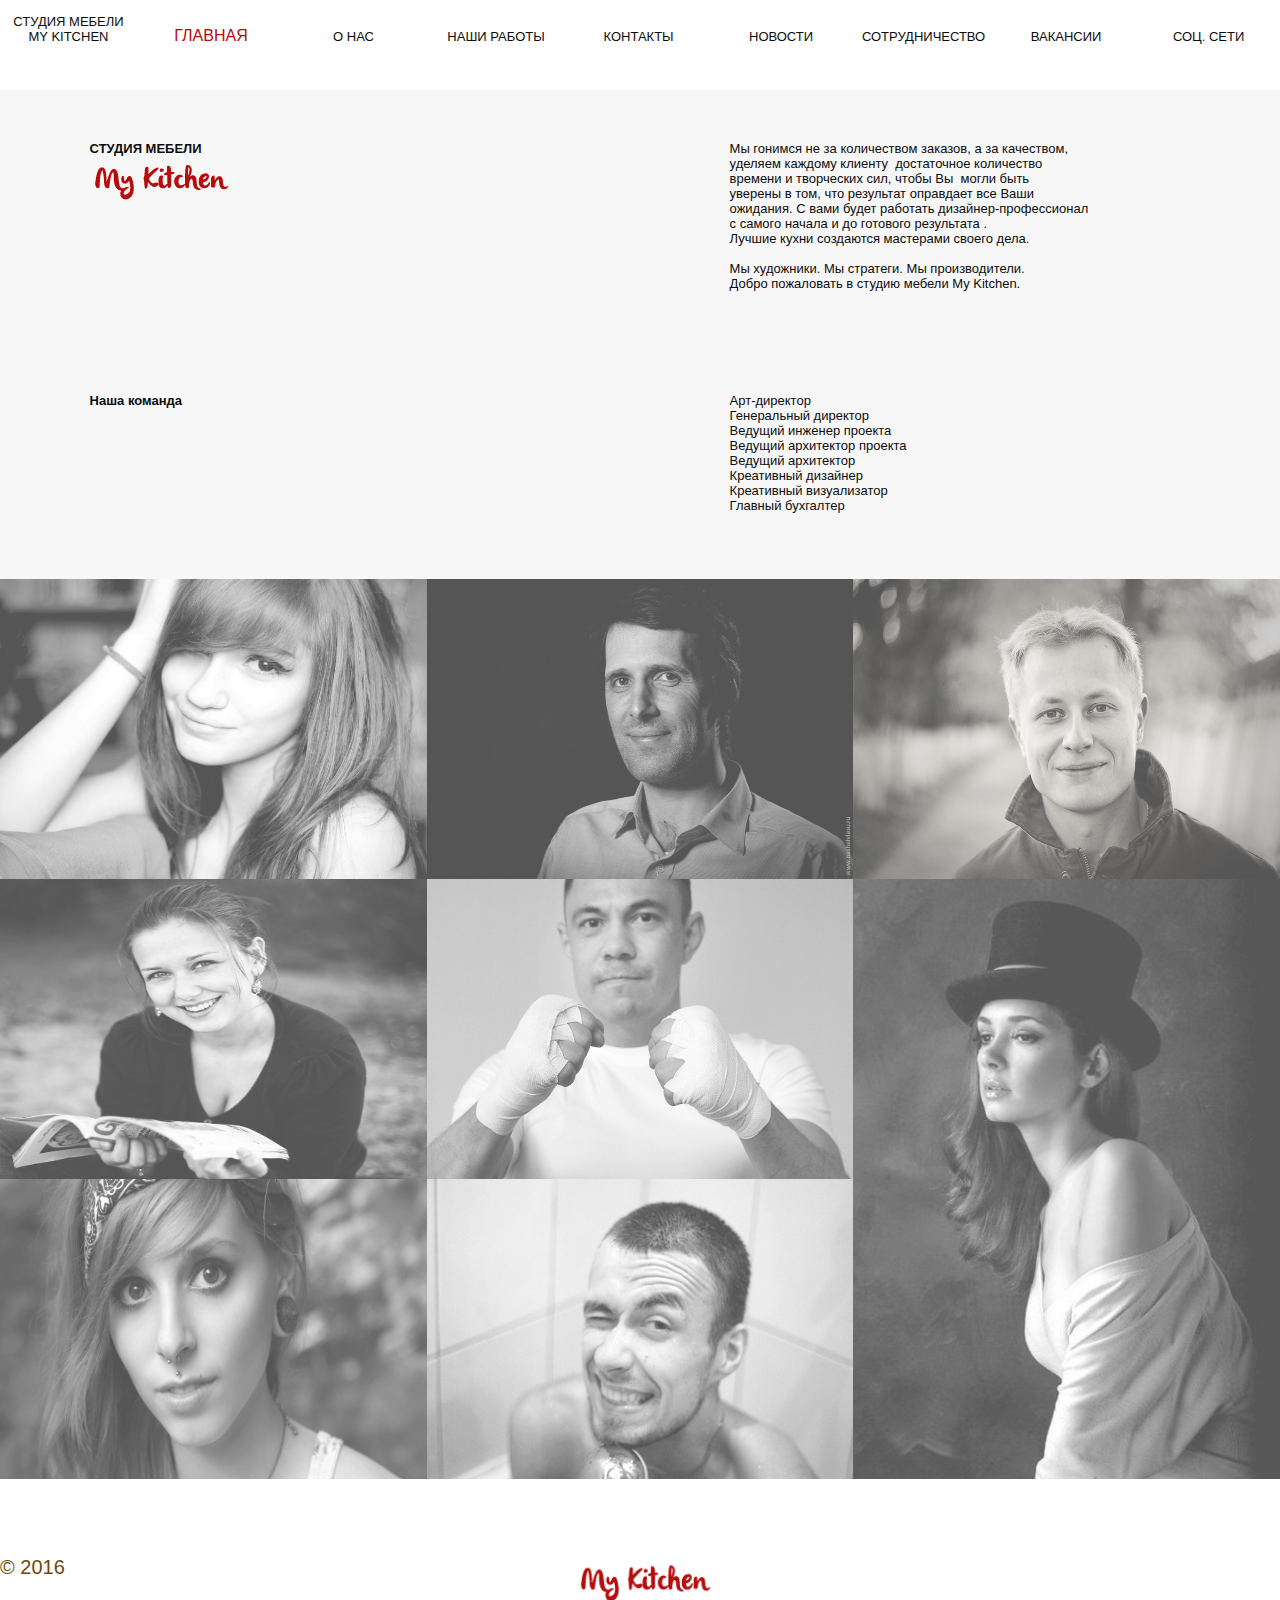
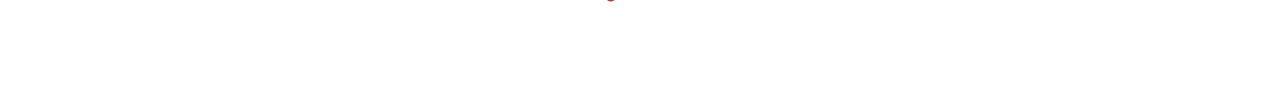
<file: about.html>
﻿<!DOCTYPE html>
<html lang="ru">
    <head>
        <title>О нас My Kitchen</title>
        <meta charset="utf-8">
		<meta name="viewport" content="width=device-width">
		<link rel="stylesheet" href="css/all.css" media="screen">
		<link rel="stylesheet" href="css/onas.css" media="screen">
        <link rel="stylesheet" href="css/all.css">
        <link rel="stylesheet" href="css/onas.css">
    </head>
    <body>
      <header>
           <ul>
                <li ><a href="index.html">СТУДИЯ МЕБЕЛИ <br>MY KITCHEN</a></li>
                <li><a href="index.html" class="act1">ГЛАВНАЯ</a></li>
                <li><a href="about.html" >О НАС</a></li>
                <li><a href="work.html">НАШИ РАБОТЫ</a></li>
                <li><a href="contacts.html">КОНТАКТЫ</a></li>
                <li><a href="news.html">НОВОСТИ</a></li>
                <li><a href="buisness.html">СОТРУДНИЧЕСТВО</a></li>
                <li><a href="vacancy.html">ВАКАНСИИ</a></li>
                <li><a href="">СОЦ. СЕТИ</a>
					<nav>
						<a href="http://www.facebook.com" class="fb"></a>
						<a href="http://www.instagram.com" class="in"></a>
						<a href="http://www.twitter.com" class="tw"></a>a>
					</nav>
				</li>
            </ul>   
        </header>
        <main>
			<div><b>СТУДИЯ МЕБЕЛИ</b>
<img src="images/logo.png" alt="logo">
			</div>
			<div>Мы гонимся не за количеством заказов, а за качеством,
уделяем каждому клиенту  достаточное количество
времени и творческих сил, чтобы Вы  могли быть
уверены в том, что результат оправдает все Ваши
ожидания. С вами будет работать дизайнер-профессионал
с самого начала и до готового результата .
Лучшие кухни создаются мастерами своего дела.

Мы художники. Мы стратеги. Мы производители. 
Добро пожаловать в студию мебели My Kitchen.</div>
			<div><b>Наша команда</b></div>
			<div><ul><li>Арт-директор</li>
<li>Генеральный директор</li>
<li>Ведущий инженер проекта</li>
<li>Ведущий архитектор проекта</li>
<li>Ведущий архитектор</li>
<li>Креативный дизайнер</li>
<li>Креативный визуализатор</li>
<li>Главный бухгалтер</li>
			</div>
		</main>
		<aside>
			<div>
				<a href="images/1.jpg"><img src="images/1.jpg" alt="Наши работы" title="Ведущий инженер" ></a>
			</div>
			<div>
				<a href="images/6.jpg"><img src="images/6.jpg" alt="Наши работы" title="Ведущий архитектор"></a>
			</div>
			<div>
				<a href="images/7.jpg"><img src="images/7.jpg" alt="Наши работы" title="Генеральный директор"></a>
			</div>
			<div>
				<a href="images/8.jpg"><img src="images/8.jpg" alt="Наши работы" title="Креативный дизайнер"></a>
			</div>
			<div>
				<a href="images/12.jpg"><img src="images/12.jpg" alt="Наши работы" title="Креативный визуализатор"></a>
			</div>
			<div>
				<a href="images/9.jpg"><img src="images/9.jpg" alt="Наши работы" class="dir" title="Арт-директор"></a>
			</div>
			
			<div>
				<a href="images/10.jpg"><img src="images/10.jpg" alt="Наши работы" title="Прекрасный дизайнер"></a>
			</div>
			<div>
				<a href="images/13.jpg"><img src="images/13.jpg" alt="Наши работы" title="Смекалистый главный бухгалтер"></a>
			</div>
		</aside>
		<footer>
			<div>&copy 2016</div>
			<div>
				<img src="images/logo.png" alt="logo" class="center">
			</div>
		</footer>
    </body>
</html>
</file>
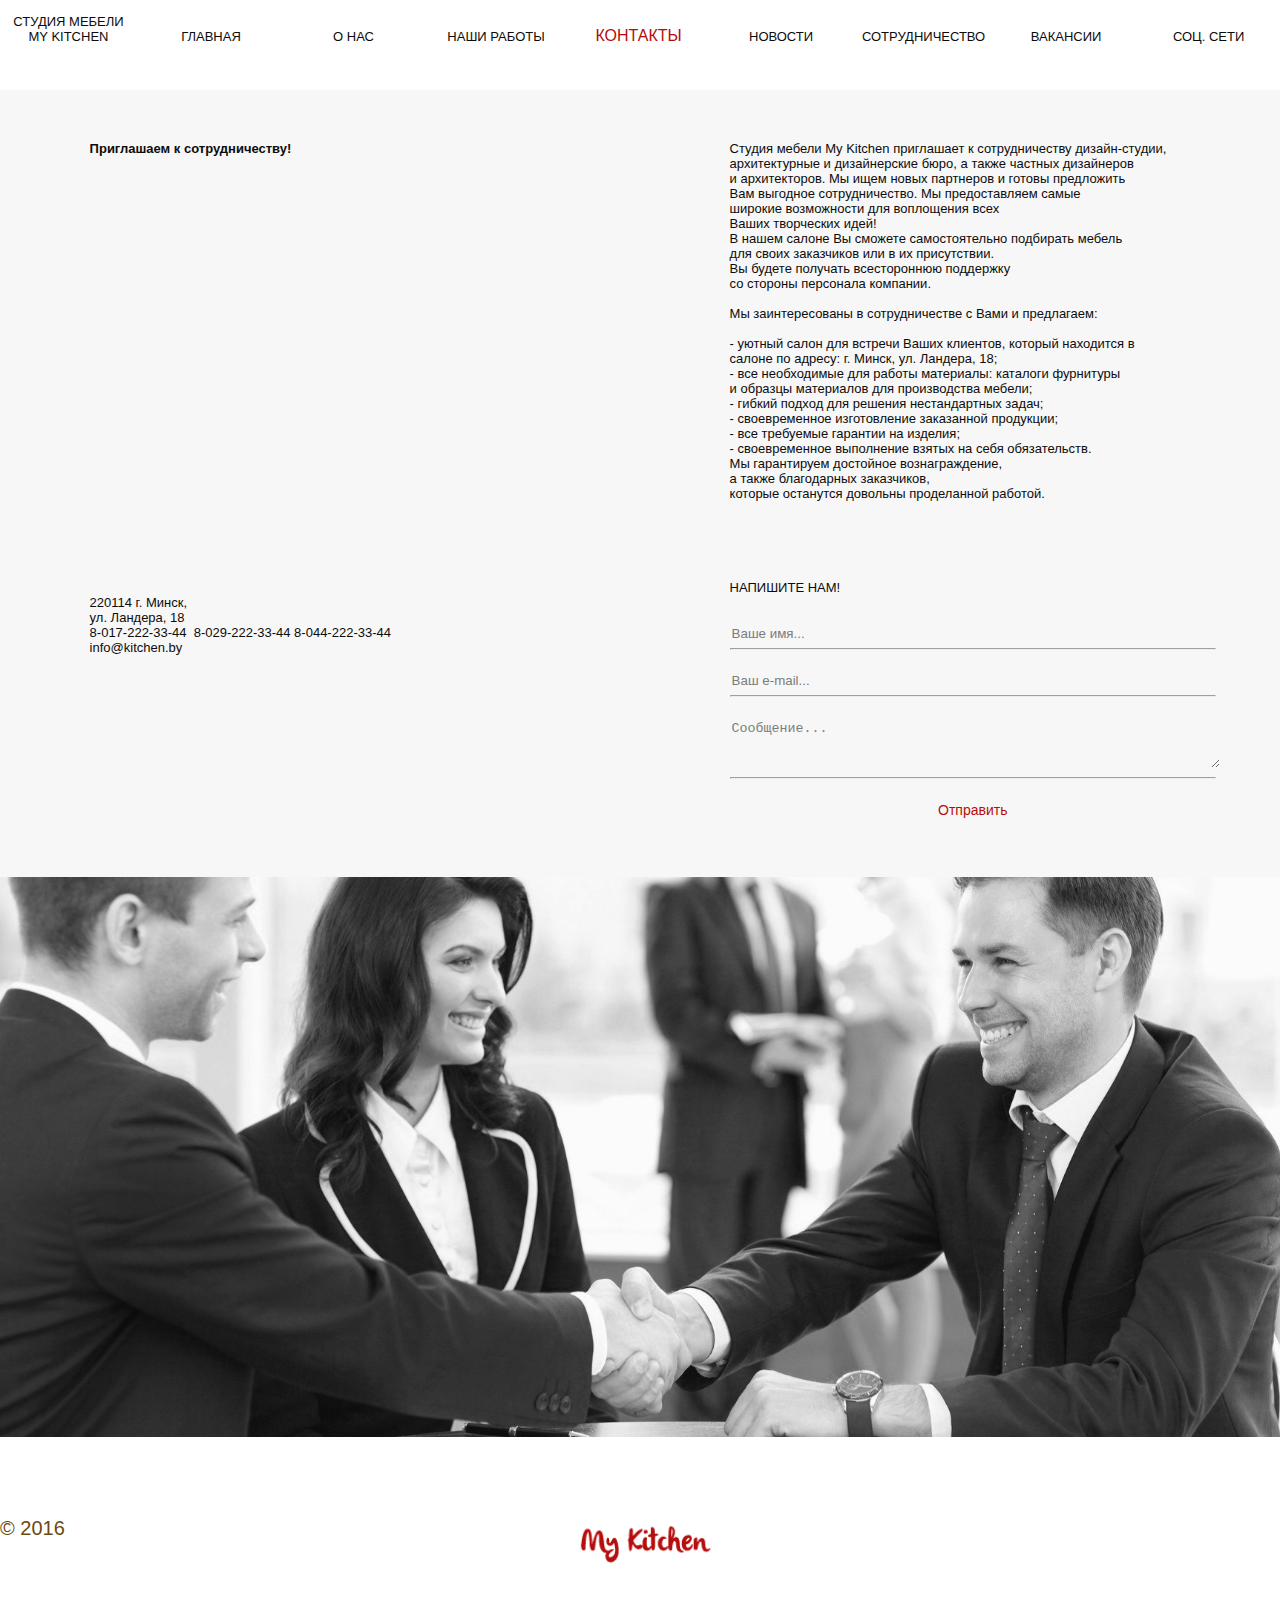
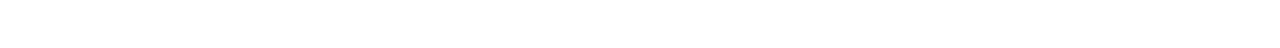
<file: buisness.html>
﻿<!DOCTYPE html>
<html lang="ru">
    <head>
        <title>Сотрудничество My Kitchen</title>
        <meta charset="utf-8">
		<meta name="viewport" content="width=device-width">
		<link rel="stylesheet" href="css/all.css" media="screen">
		<link rel="stylesheet" href="css/contact.css" media="screen">
        <link rel="stylesheet" href="css/all.css">
        <link rel="stylesheet" href="css/contact.css">
    </head>
    <body>
        <header>
           <ul>
                <li ><a href="index.html">СТУДИЯ МЕБЕЛИ <br>MY KITCHEN</a></li>
                <li><a href="index.html">ГЛАВНАЯ</a></li>
                <li><a href="about.html" >О НАС</a></li>
                <li><a href="work.html">НАШИ РАБОТЫ</a></li>
                <li><a  class="act1" href="contacts.html">КОНТАКТЫ</a></li>
                <li><a href="news.html">НОВОСТИ</a></li>
                <li><a href="buisness.html">СОТРУДНИЧЕСТВО</a></li>
                <li><a href="vacancy.html">ВАКАНСИИ</a></li>
                <li><a href="">СОЦ. СЕТИ</a>
					<nav>
						<a href="http://www.facebook.com" class="fb"></a>
						<a href="http://www.instagram.com" class="in"></a>
						<a href="http://www.twitter.com" class="tw"></a>a>
					</nav>
				</li>
            </ul>   
        </header>
		<main>
			<div><strong>Приглашаем к сотрудничеству!</strong>
			</div>
			<div>Студия мебели My Kitchen приглашает к сотрудничеству дизайн-студии, 
архитектурные и дизайнерские бюро, а также частных дизайнеров 
и архитекторов. Мы ищем новых партнеров и готовы предложить 
Вам выгодное сотрудничество. Мы предоставляем самые 
широкие возможности для воплощения всех 
Ваших творческих идей!
В нашем салоне Вы сможете самостоятельно подбирать мебель 
для своих заказчиков или в их присутствии. 
Вы будете получать всестороннюю поддержку 
со стороны персонала компании.

Мы заинтересованы в сотрудничестве с Вами и предлагаем:

- уютный салон для встречи Ваших клиентов, который находится в 
салоне по адресу: г. Минск, ул. Ландера, 18;
- все необходимые для работы материалы: каталоги фурнитуры 
и образцы материалов для производства мебели;
- гибкий подход для решения нестандартных задач;
- своевременное изготовление заказанной продукции;
- все требуемые гарантии на изделия;
- своевременное выполнение взятых на себя обязательств.
Мы гарантируем достойное вознаграждение, 
а также благодарных заказчиков, 
которые останутся довольны проделанной работой.
			</div>
			<div>
220114 г. Минск,
ул. Ландера, 18
8-017-222-33-44  8-029-222-33-44 8-044-222-33-44
info@kitchen.by 
			</div>
			<div>НАПИШИТЕ НАМ!
				<form action="https://echo.htmlacademy.ru" method="get">
<input type="text" name="username" placeholder="Ваше имя..."><br><hr>
<input type="text" name="email" placeholder="Ваш e-mail..."><br><hr>
<textarea rows="3" placeholder="Cообщение..."></textarea><br><hr>
<input type="button" name="button" value="Отправить">
				</form>			
			</div>
		</main>
		<aside>
			<div>
				<img src="images/partner.jpg" alt="Наши работы">
			</div>
		

		</aside>

        <footer>
			<div>
				
			</div>
			<div>&copy; 2016<div>
				<a href="www.facebook.com" class="fb">
				</a>
				<a href="www.instagram.com">
				</a>
				<a href="www.twitter.com">
				</a></div></div>
			<div><img src="images/logo.png" alt="logo"></div>
		</footer>
    </body>

</html>
</file>
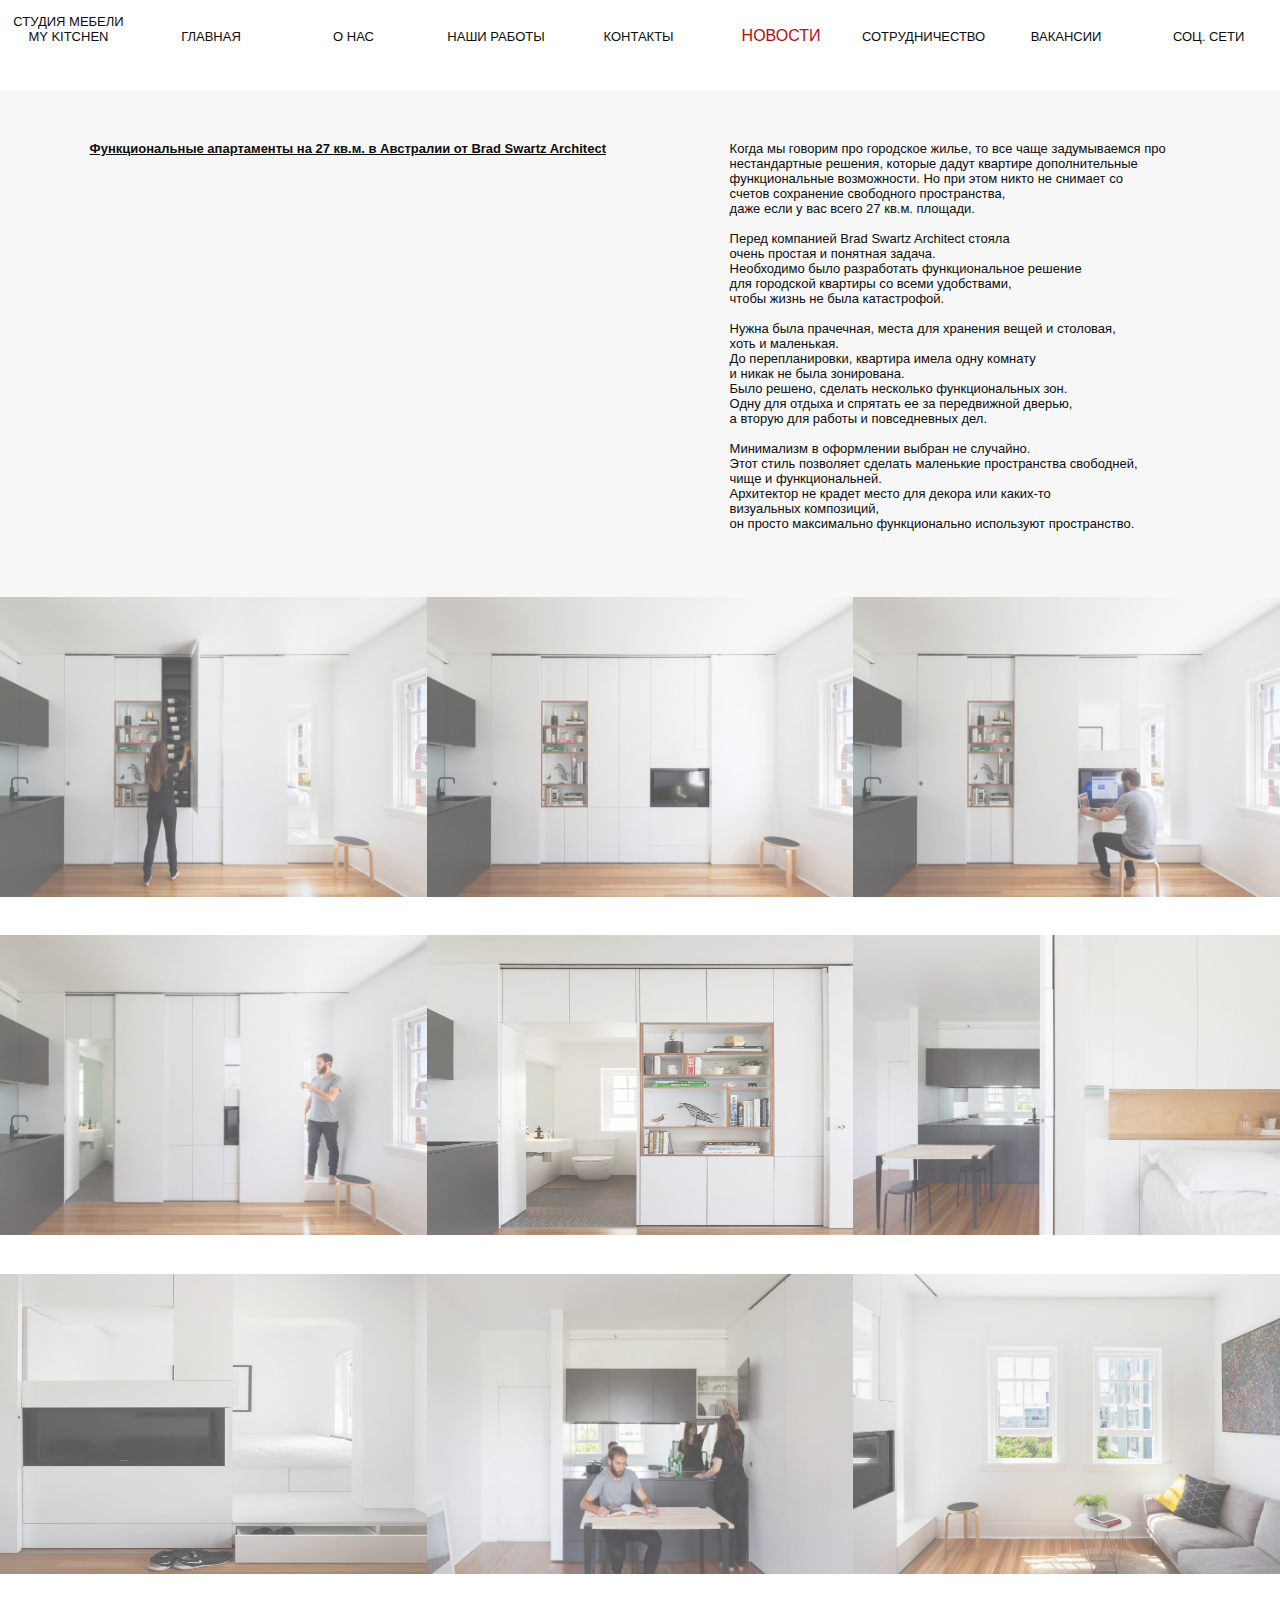
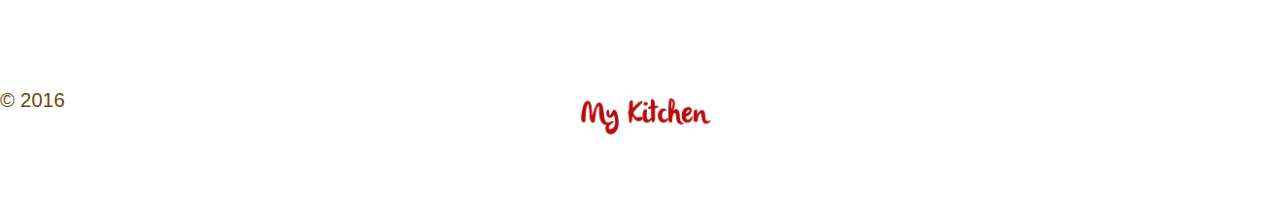
<file: news1.html>
﻿<!DOCTYPE HTML>
<html lang="ru">
    <head>
        <title>Новости My Kitchen</title>
        <meta charset="utf-8">
		<meta name="viewport" content="width=device-width">
		<link rel="stylesheet" href="css/all.css" media="screen">
        <link rel="stylesheet" href="css/all.css">
        <link rel="stylesheet" href="css/onas.css">
    </head>
    <body>
    <header>
       <ul>
                <li ><a href="index.html">СТУДИЯ МЕБЕЛИ <br>MY KITCHEN</a></li>
                <li><a href="index.html">ГЛАВНАЯ</a></li>
                <li><a href="about.html" >О НАС</a></li>
                <li><a href="work.html">НАШИ РАБОТЫ</a></li>
                <li><a href="contacts.html">КОНТАКТЫ</a></li>
                <li><a  class="act1" href="news.html">НОВОСТИ</a></li>
                <li><a href="buisness.html">СОТРУДНИЧЕСТВО</a></li>
                <li><a href="vacancy.html">ВАКАНСИИ</a></li>
                <li><a href="">СОЦ. СЕТИ</a>
					<nav>
						<a href="http://www.facebook.com" class="fb"></a>
						<a href="http://www.instagram.com" class="in"></a>
						<a href="http://www.twitter.com" class="tw"></a>a>
					</nav>
				</li>
            </ul>   
        </header>
		
		<main>
			<div><strong><a href="news1.html" class="news">Функциональные апартаменты на 27 кв.м. в Австралии от Brad Swartz Architect</a></strong>
			</div>
			<div>Когда мы говорим про городское жилье, то все чаще задумываемся про 
нестандартные решения, которые дадут квартире дополнительные 
функциональные возможности. Но при этом никто не снимает со 
счетов сохранение свободного пространства, 
даже если у вас всего 27 кв.м. площади.

Перед компанией Brad Swartz Architect стояла 
очень простая и понятная задача. 
Необходимо было разработать функциональное решение 
для городской квартиры со всеми удобствами, 
чтобы жизнь не была катастрофой. 
	
Нужна была прачечная, места для хранения вещей и столовая, 
хоть и маленькая. 
До перепланировки, квартира имела одну комнату 
и никак не была зонирована. 
Было решено, сделать несколько функциональных зон. 
Одну для отдыха и спрятать ее за передвижной дверью, 
а вторую для работы и повседневных дел. 

Минимализм в оформлении выбран не случайно. 
Этот стиль позволяет сделать маленькие пространства свободней, 
чище и функциональней. 
Архитектор не крадет место для декора или каких-то 
визуальных композиций, 
он просто максимально функционально используют пространство.  
			</div>
		</main>
		<aside>
			<div>
				<img src="images/news1/news1-1.jpg" alt="home" class="news">
				<img src="images/news1/news1-2.jpg" alt="home" class="news">
				<img src="images/news1/news1-3.jpg" alt="home" class="news">
				<img src="images/news1/news1-4.jpg" alt="home" class="news">
				<img src="images/news1/news1-5.jpg" alt="home" class="news">
				<img src="images/news1/news1-6.jpg" alt="home" class="news">
				<img src="images/news1/news1-7.jpg" alt="home" class="news">
				<img src="images/news1/news1-8.jpg" alt="home" class="news">
				<img src="images/news1/news1-9.jpg" alt="home"class="news">
			</div>
		</aside>
		
        <footer>
		<div class="foot1">&copy 2016</div>
		<div><img src="images/logo.png" alt="logo"></div>
		</footer>
    </body>

</html>
</file>
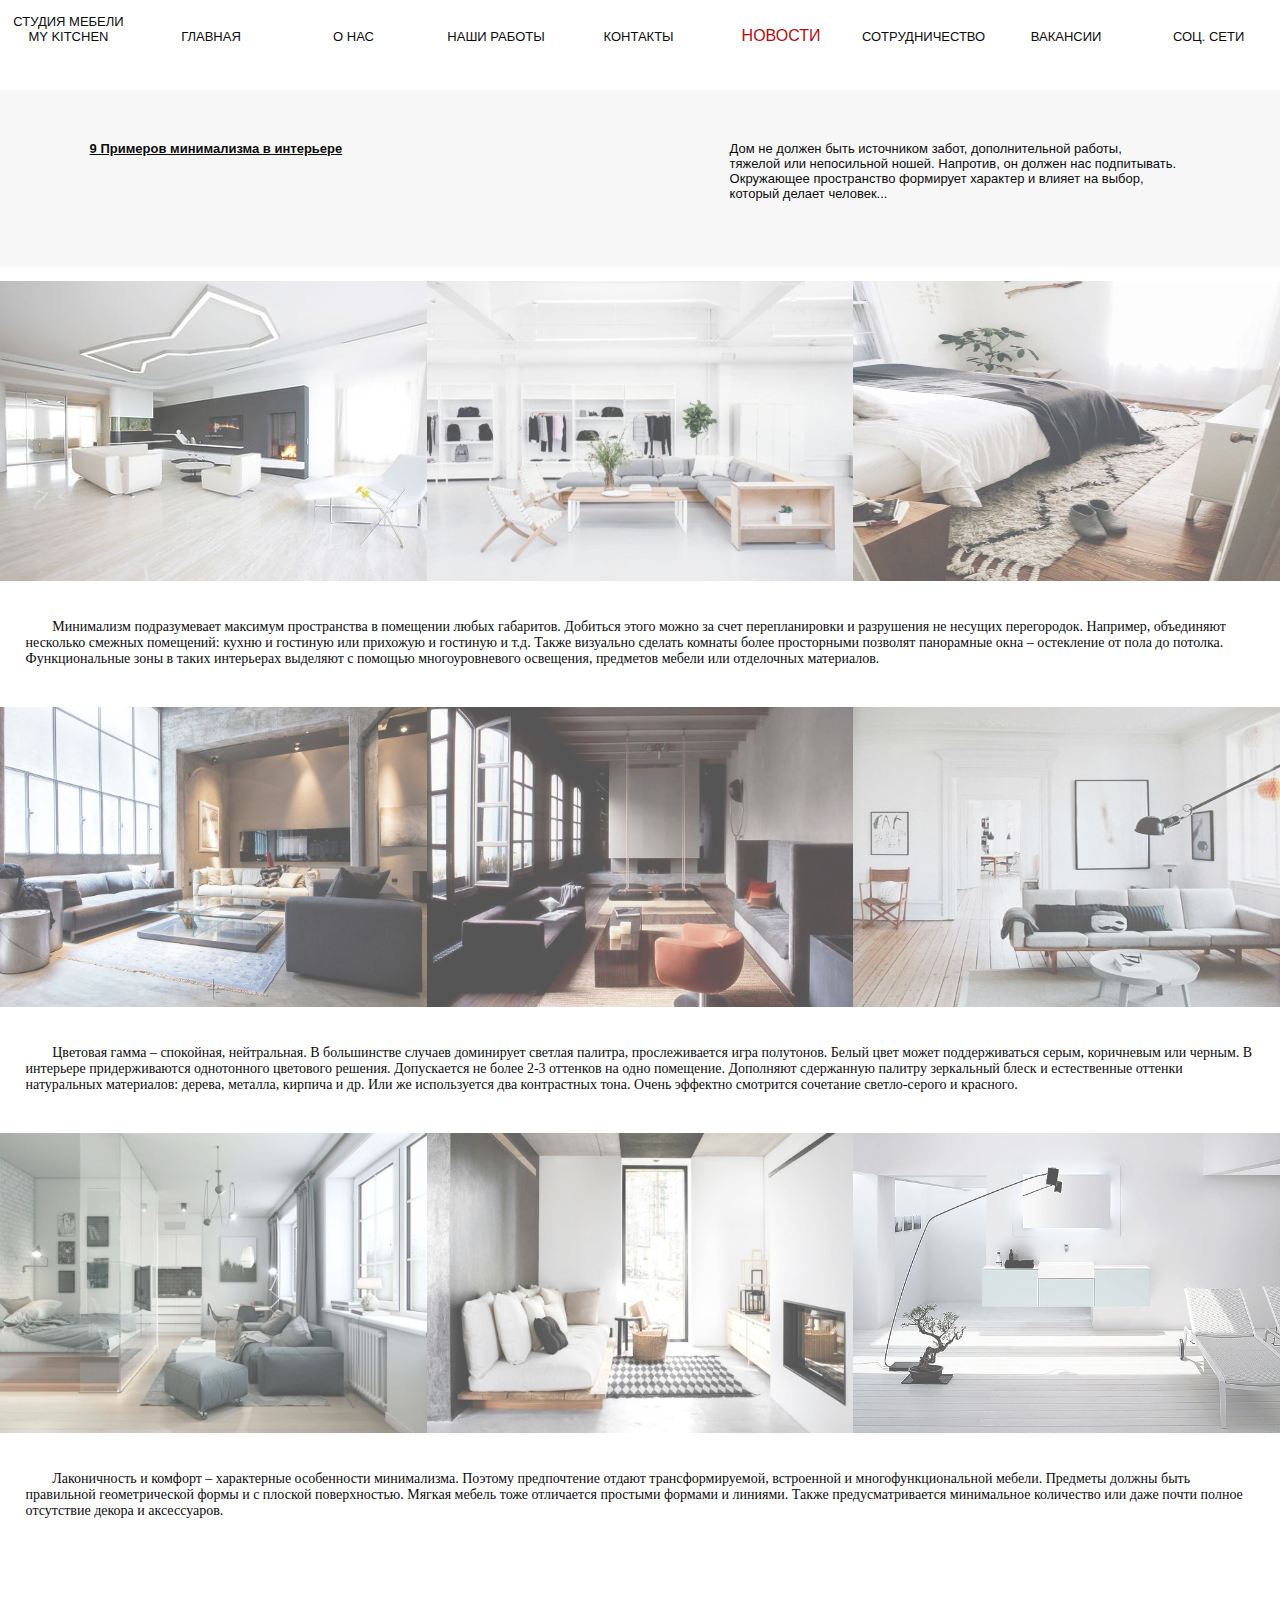
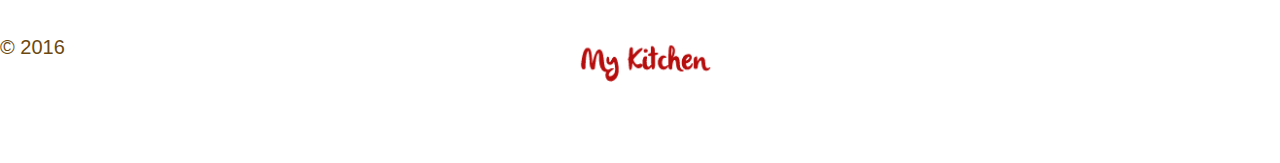
<file: news3.html>
﻿<html lang="ru">
    <head>
        <title>Новости My Kitchen</title>
        <meta cherset="utf-8">
		<meta name="viewport" content="width=device-width">
		<link rel="stylesheet" href="css/all.css" media="screen">
        <link rel="stylesheet" href="css/all.css">
        <link rel="stylesheet" href="css/onas.css">
    </head>
    <body>
        <header>
           <ul>
                <li ><a href="index.html">СТУДИЯ МЕБЕЛИ <br>MY KITCHEN</a></li>
                <li><a href="index.html">ГЛАВНАЯ</a></li>
                <li><a href="about.html" >О НАС</a></li>
                <li><a href="work.html">НАШИ РАБОТЫ</a></li>
                <li><a href="contacts.html">КОНТАКТЫ</a></li>
                <li><a  class="act1" href="news.html">НОВОСТИ</a></li>
                <li><a href="buisness.html">СОТРУДНИЧЕСТВО</a></li>
                <li><a href="vacancy.html">ВАКАНСИИ</a></li>
                <li><a href="">СОЦ. СЕТИ</a>
					<nav>
						<a href="http://www.facebook.com" class="fb"></a>
						<a href="http://www.instagram.com" class="in"></a>
						<a href="http://www.twitter.com" class="tw"></a>a>
					</nav>
				</li>
            </ul>   
        </header>
		
		<main>
			<div><strong><a href="news3.html">9 Примеров минимализма в интерьере</a></strong>
			</div>
			<div>Дом не должен быть источником забот, дополнительной работы, 
тяжелой или непосильной ношей. Напротив, он должен нас подпитывать. 
Окружающее пространство формирует характер и влияет на выбор, 
который делает человек...
			</div>
		</main>
		<aside>
			<div>
				<img src="images/news3/1.jpg" alt="home" class="news">
				<img src="images/news3/2.jpg" alt="home" class="news">
				<img src="images/news3/3.jpg" alt="home" class="news">
				<p>
Минимализм подразумевает максимум пространства в помещении 
любых габаритов. Добиться этого можно за счет перепланировки 
и разрушения не несущих перегородок. Например, 
объединяют несколько смежных помещений: кухню и гостиную 
или прихожую и гостиную и т.д. Также визуально сделать комнаты 
более просторными позволят панорамные окна – остекление от пола до потолка. 
Функциональные зоны в таких интерьерах выделяют с помощью 
многоуровневого освещения, предметов мебели или отделочных материалов.

				</p>
			</div>
				<div>
					<img src="images/news3/4.jpg" alt="home" class="news">
					<img src="images/news3/5.jpg" alt="home" class="news">
					<img src="images/news3/6.jpg" alt="home" class="news">
					<p>
Цветовая гамма – спокойная, нейтральная. 
В большинстве случаев доминирует светлая палитра, 
прослеживается игра полутонов. Белый цвет может 
поддерживаться серым, коричневым или черным. В интерьере 
придерживаются однотонного цветового решения. Допускается 
не более 2-3 оттенков на одно помещение. Дополняют 
сдержанную палитру зеркальный блеск и естественные оттенки 
натуральных материалов: дерева, металла, кирпича и др. 
Или же используется два контрастных тона. Очень 
эффектно смотрится сочетание светло-серого и красного.</p>
				</div>
				<div>
					<img src="images/news3/7.jpg" alt="home" class="news">
					<img src="images/news3/8.jpg" alt="home" class="news">
					<img src="images/news3/9.jpg" alt="home" class="news">
					<p>
Лаконичность и комфорт – характерные особенности минимализма. 
Поэтому предпочтение отдают трансформируемой, встроенной 
и многофункциональной мебели. Предметы должны быть 
правильной геометрической формы и с плоской поверхностью. 
Мягкая мебель тоже отличается простыми формами и линиями. 
Также предусматривается минимальное количество или 
даже почти полное отсутствие декора и аксессуаров.</p>
				</div>
		</aside>
		
        <footer>
		<div class="foot1">&copy 2016</div>
		<div><img src="images/logo.png" alt="logo"></div>
		</footer>
    </body>

</html>
</file>
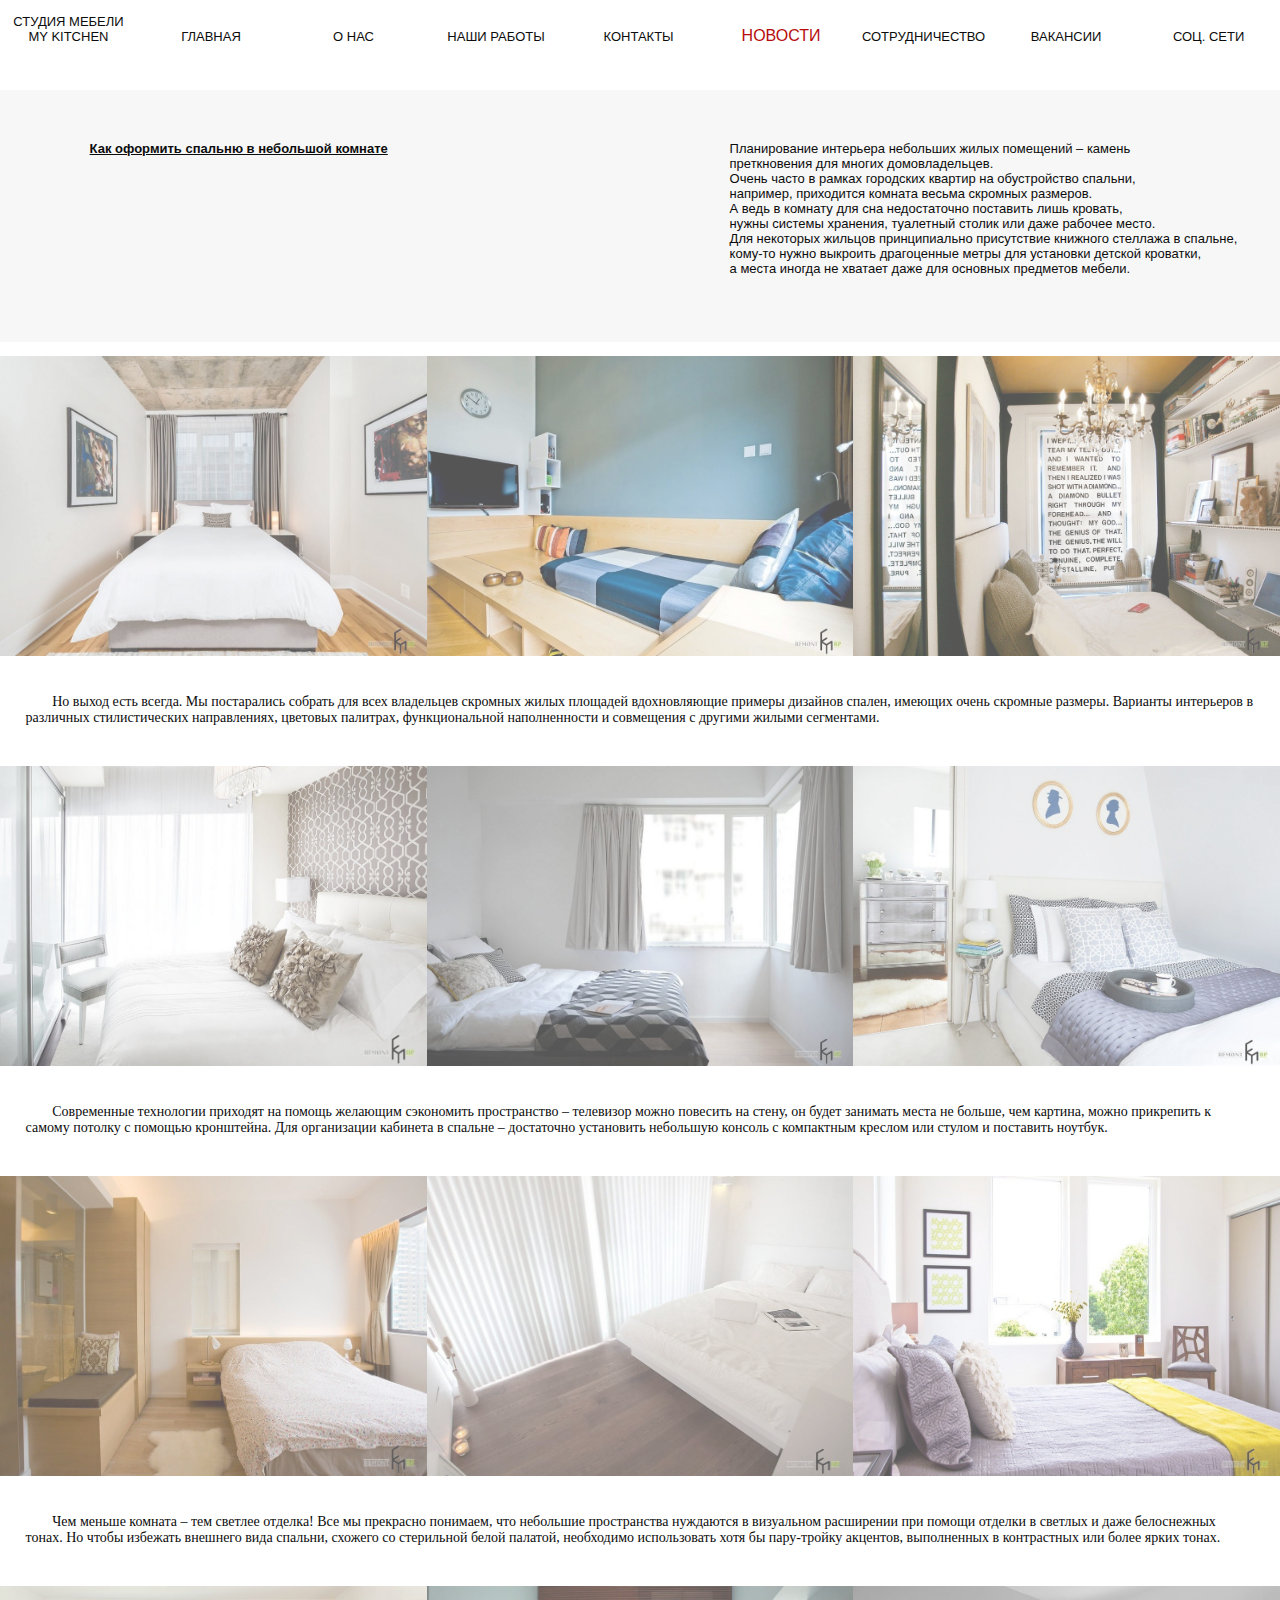
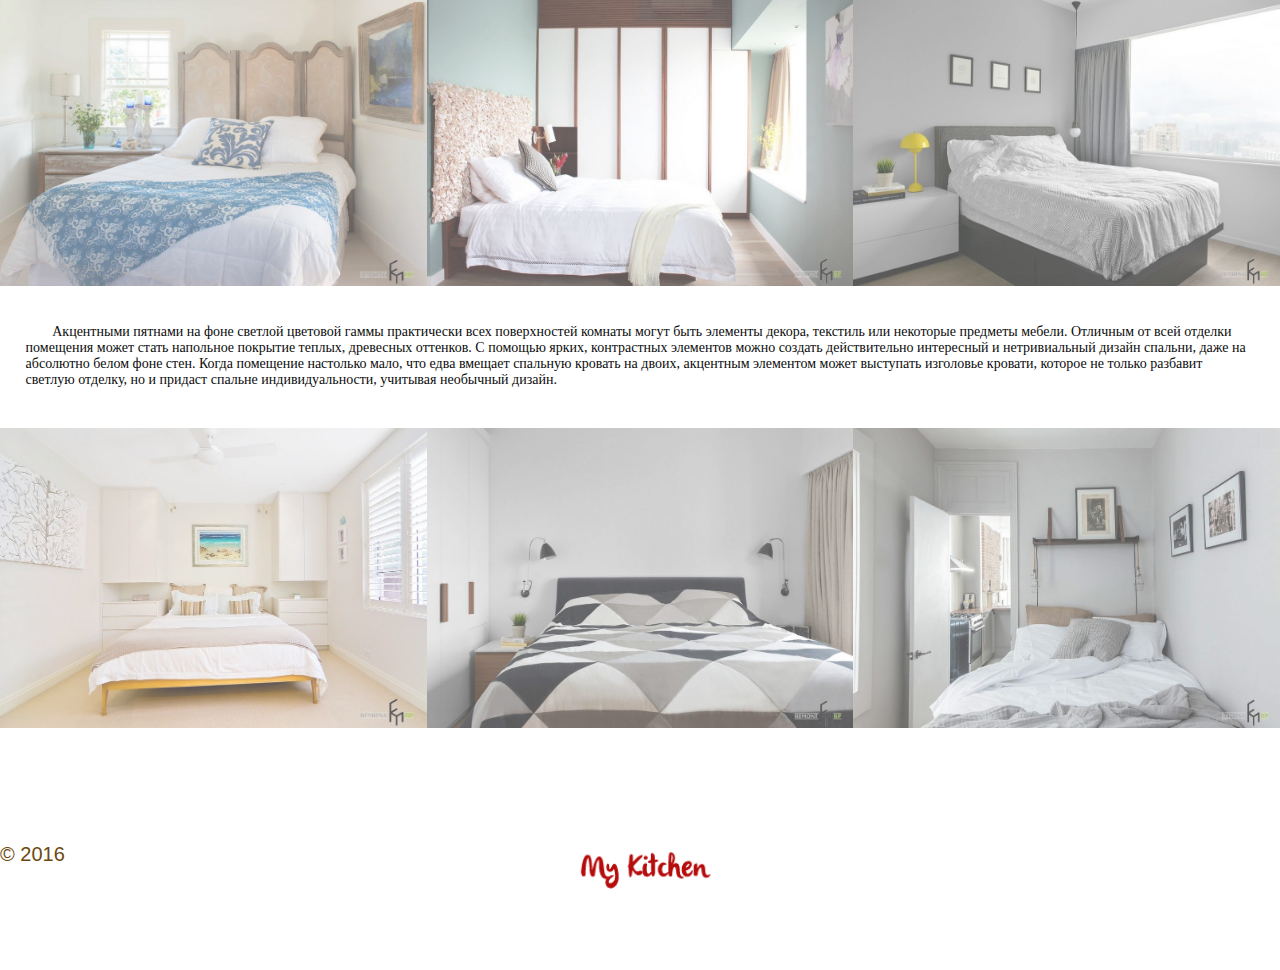
<file: news4.html>
﻿<html lang="ru">
    <head>
        <title>Новости My Kitchen</title>
        <meta cherset="utf-8">
		<meta name="viewport" content="width=device-width">
		<link rel="stylesheet" href="css/all.css" media="screen">
        <link rel="stylesheet" href="css/all.css">
        <link rel="stylesheet" href="css/onas.css">
    </head>
    <body>
        <header>
           <ul>
                <li ><a href="index.html">СТУДИЯ МЕБЕЛИ <br>MY KITCHEN</a></li>
                <li><a href="index.html">ГЛАВНАЯ</a></li>
                <li><a href="about.html" >О НАС</a></li>
                <li><a href="work.html">НАШИ РАБОТЫ</a></li>
                <li><a href="contacts.html">КОНТАКТЫ</a></li>
                <li><a class="act1" href="news.html">НОВОСТИ</a></li>
                <li><a href="buisness.html">СОТРУДНИЧЕСТВО</a></li>
                <li><a href="vacancy.html">ВАКАНСИИ</a></li>
                <li><a href="">СОЦ. СЕТИ</a>
					<nav>
						<a href="http://www.facebook.com" class="fb"></a>
						<a href="http://www.instagram.com" class="in"></a>
						<a href="http://www.twitter.com" class="tw"></a>a>
					</nav>
				</li>
            </ul>   
        </header>
		
		<main>
			<div><strong><a href="news4.html">Как оформить спальню в небольшой комнате</a></strong>
			</div>
			<div>Планирование интерьера небольших жилых помещений – камень 
преткновения для многих домовладельцев. 
Очень часто в рамках городских квартир на обустройство спальни, 
например, приходится комната весьма скромных размеров. 
А ведь в комнату для сна недостаточно поставить лишь кровать, 
нужны системы хранения, туалетный столик или даже рабочее место. 
Для некоторых жильцов принципиально присутствие книжного стеллажа в спальне, 
кому-то нужно выкроить драгоценные метры для установки детской кроватки, 
а места иногда не хватает даже для основных предметов мебели.
			</div>
		</main>
		<aside>
			<div>
				<img src="images/news4/1.jpg" alt="home" class="news">
				<img src="images/news4/2.jpg" alt="home" class="news">
				<img src="images/news4/3.jpg" alt="home" class="news">
				<p>
Но выход есть всегда. Мы постарались собрать для всех владельцев 
скромных жилых площадей вдохновляющие примеры дизайнов спален, 
имеющих очень скромные размеры. Варианты интерьеров в различных 
стилистических направлениях, цветовых палитрах, функциональной 
наполненности и совмещения с другими жилыми сегментами.
				</p>
			</div>
				<div>
					<img src="images/news4/4.jpg" alt="home" class="news">
					<img src="images/news4/5.jpg" alt="home" class="news">
					<img src="images/news4/6.jpg" alt="home" class="news">
					<p>
Современные технологии приходят на помощь желающим сэкономить 
пространство – телевизор можно повесить на стену, он будет 
занимать места не больше, чем картина, можно прикрепить 
к самому потолку с помощью кронштейна. 
Для организации кабинета в спальне – достаточно установить 
небольшую консоль с компактным креслом или стулом и поставить ноутбук.</p>
				</div>
				<div>
					<img src="images/news4/7.jpg" alt="home" class="news">
					<img src="images/news4/8.jpg" alt="home" class="news">
					<img src="images/news4/9.jpg" alt="home" class="news">
					<p>
Чем меньше комната – тем светлее отделка!
Все мы прекрасно понимаем, что небольшие пространства
нуждаются в визуальном расширении при помощи отделки 
в светлых и даже белоснежных тонах. Но чтобы избежать 
внешнего вида спальни, схожего со стерильной белой палатой,
необходимо использовать хотя бы пару-тройку акцентов, 
выполненных в контрастных или более ярких тонах.</p>
				<div>
					<img src="images/news4/10.jpg" alt="home" class="news">
					<img src="images/news4/11.jpg" alt="home" class="news">
					<img src="images/news4/12.jpg" alt="home" class="news">
					<p>
Акцентными пятнами на фоне светлой цветовой гаммы 
практически всех поверхностей комнаты могут быть 
элементы декора, текстиль или некоторые предметы мебели.
Отличным от всей отделки помещения может стать 
напольное покрытие теплых, древесных оттенков.
С помощью ярких, контрастных элементов можно создать 
действительно интересный и нетривиальный дизайн спальни, 
даже на абсолютно белом фоне стен.
Когда помещение настолько мало, что едва вмещает спальную 
кровать на двоих, акцентным элементом может выступать 
изголовье кровати, которое не только разбавит светлую 
отделку, но и придаст спальне индивидуальности, 
учитывая необычный дизайн.
</p>
				</div>
				<img src="images/news4/13.jpg" alt="home" class="news">
				<img src="images/news4/14.jpg" alt="home" class="news">
				<img src="images/news4/15.jpg" alt="home" class="news">
			</div>
		</aside>
		
        <footer>
		<div class="foot1">&copy 2016</div>
		<div><img src="images/logo.png" alt="logo"></div>
		</footer>
    </body>

</html>
</file>
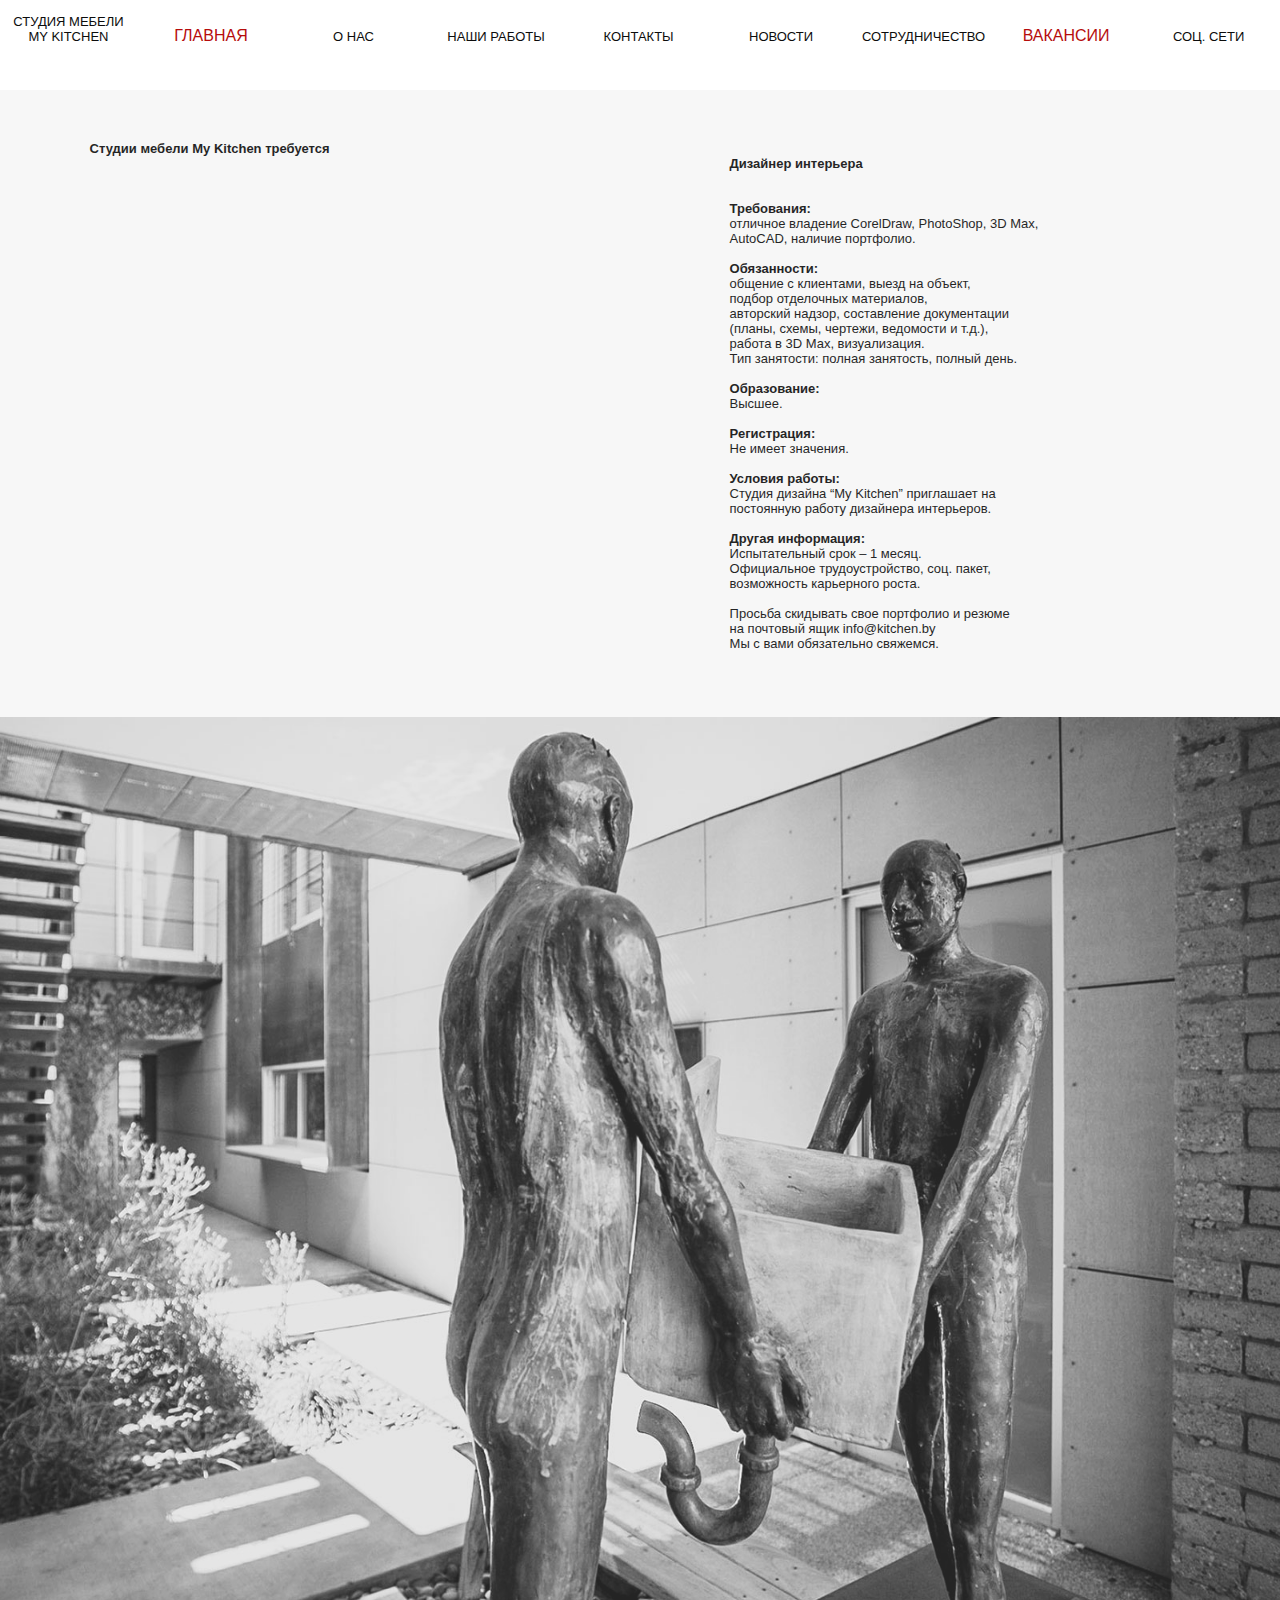
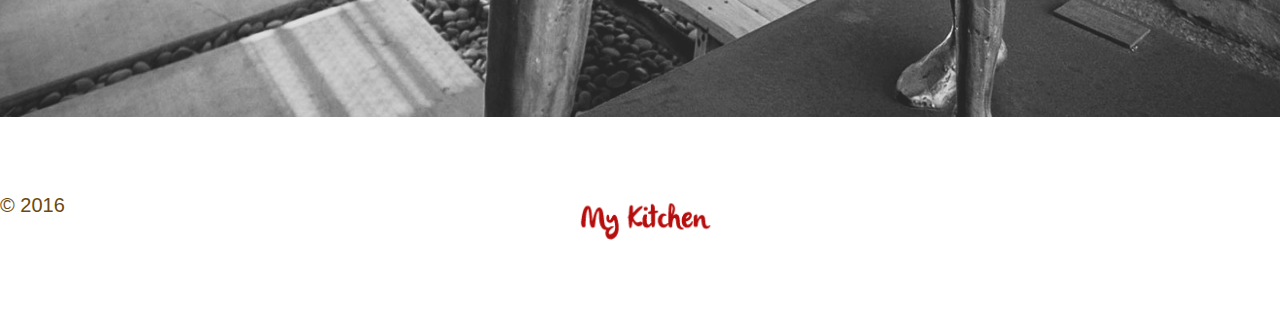
<file: vacancy.html>
﻿<html lang="ru">
    <head>
        <title>Вакансии My Kitchen</title>
        <meta cherset="utf-8">
		<meta name="viewport" content="width=device-width">
        <link rel="stylesheet" href="css/all.css">
        <link rel="stylesheet" href="css/job.css">
		<link rel="stylesheet" href="css/all.css" media="screen">
		<link rel="stylesheet" href="css/job.css" media="screen">
    </head>
    <body>
      <header>
           <ul>
                <li ><a href="index.html">СТУДИЯ МЕБЕЛИ <br>MY KITCHEN</a></li>
                <li><a href="index.html" class="act1">ГЛАВНАЯ</a></li>
                <li><a href="about.html" >О НАС</a></li>
                <li><a href="work.html">НАШИ РАБОТЫ</a></li>
                <li><a href="contacts.html">КОНТАКТЫ</a></li>
                <li><a href="news.html">НОВОСТИ</a></li>
                <li><a href="buisness.html">СОТРУДНИЧЕСТВО</a></li>
                <li><a  class="act1" href="vacancy.html">ВАКАНСИИ</a></li>
                <li><a href="">СОЦ. СЕТИ</a>
					<nav>
						<a href="http://www.facebook.com" class="fb"></a>
						<a href="http://www.instagram.com" class="in"></a>
						<a href="http://www.twitter.com" class="tw"></a>a>
					</nav>
				</li>
            </ul>   
        </header>
		<main>
			<div><strong>Студии мебели My Kitchen требуется</strong>
			</div>
			<div>
<strong>Дизайнер интерьера</strong>
				
			
<b>Требования:</b> 
отличное владение CorelDraw, PhotoShop, 3D Max, 
AutoCAD, наличие портфолио.

<b>Обязанности:</b>
общение с клиентами, выезд на объект, 
подбор отделочных материалов, 
авторский надзор, составление документации
(планы, схемы, чертежи, ведомости и т.д.), 
работа в 3D Max, визуализация. 
Тип занятости: полная занятость, полный день.

<b>Образование:</b>
Высшее.

<b>Регистрация:</b>
Не имеет значения.

<b>Условия работы:</b>
Студия дизайна “My Kitchen” приглашает на 
постоянную работу дизайнера интерьеров.

<b>Другая информация:</b>
Испытательный срок – 1 месяц. 
Официальное трудоустройство, соц. пакет, 
возможность карьерного роста.

Просьба скидывать свое портфолио и резюме 
на почтовый ящик info@kitchen.by
Мы с вами обязательно свяжемся.
			</div>
		</main>
		<aside>
			<div>
				<img src="images/23vak.jpg" alt="Наши работы">
			</div>
		</aside>
        <footer>
		<div class="foot1">&copy 2016</div>
		<div><img src="images/logo.png" alt="logo"></div>
		</footer>
    </body>

</html>
</file>
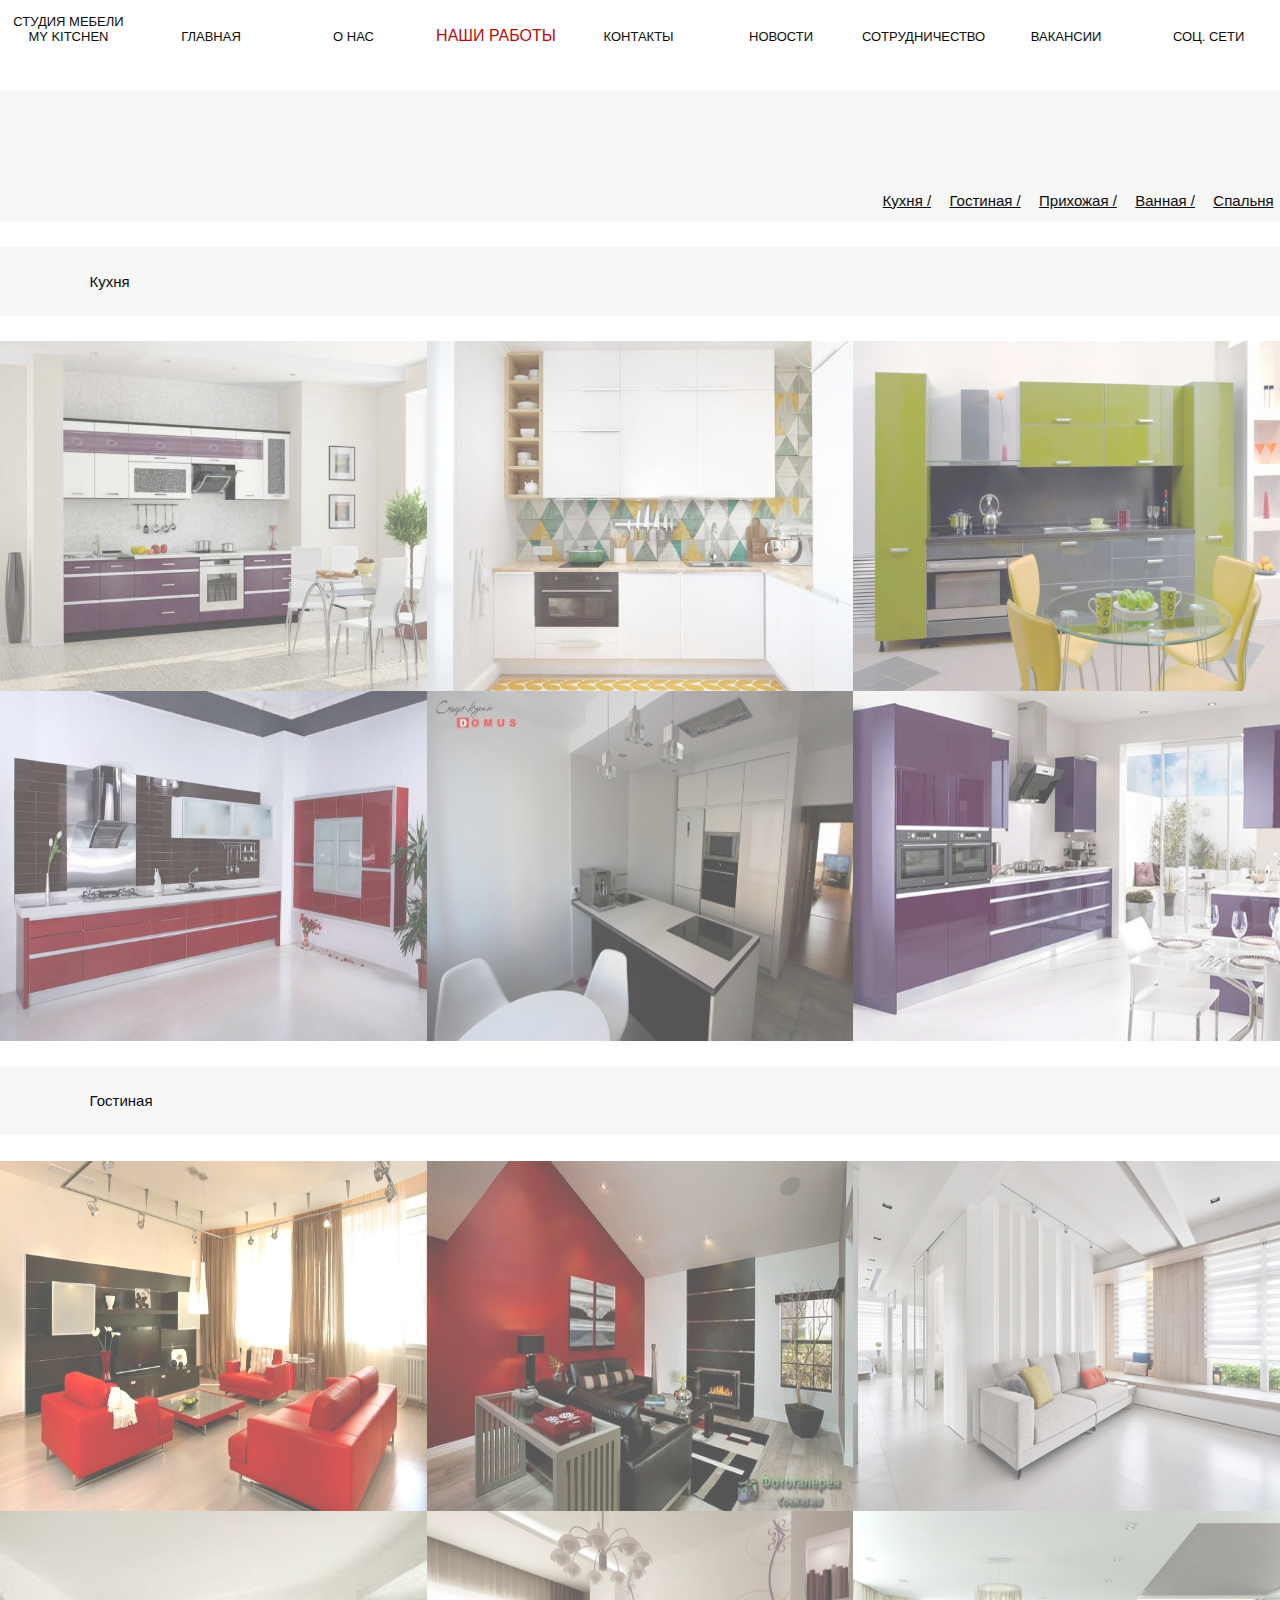
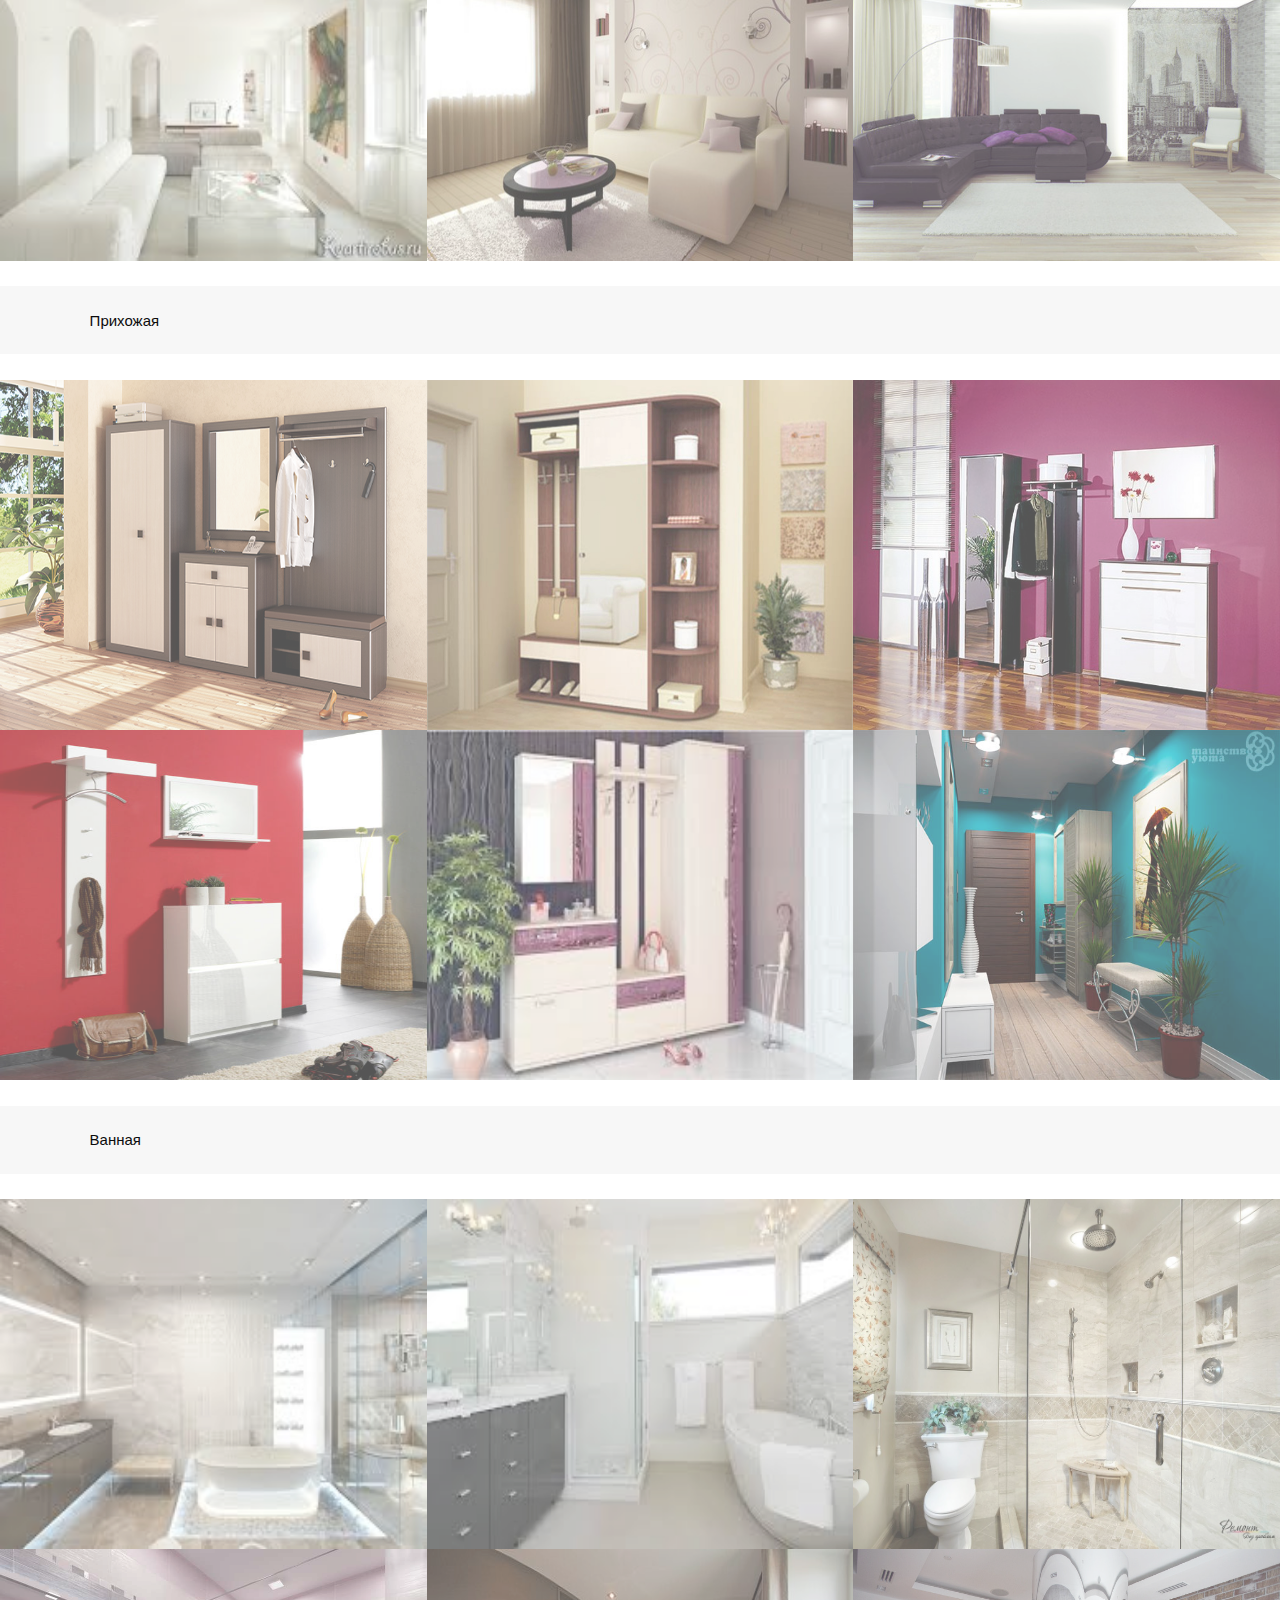
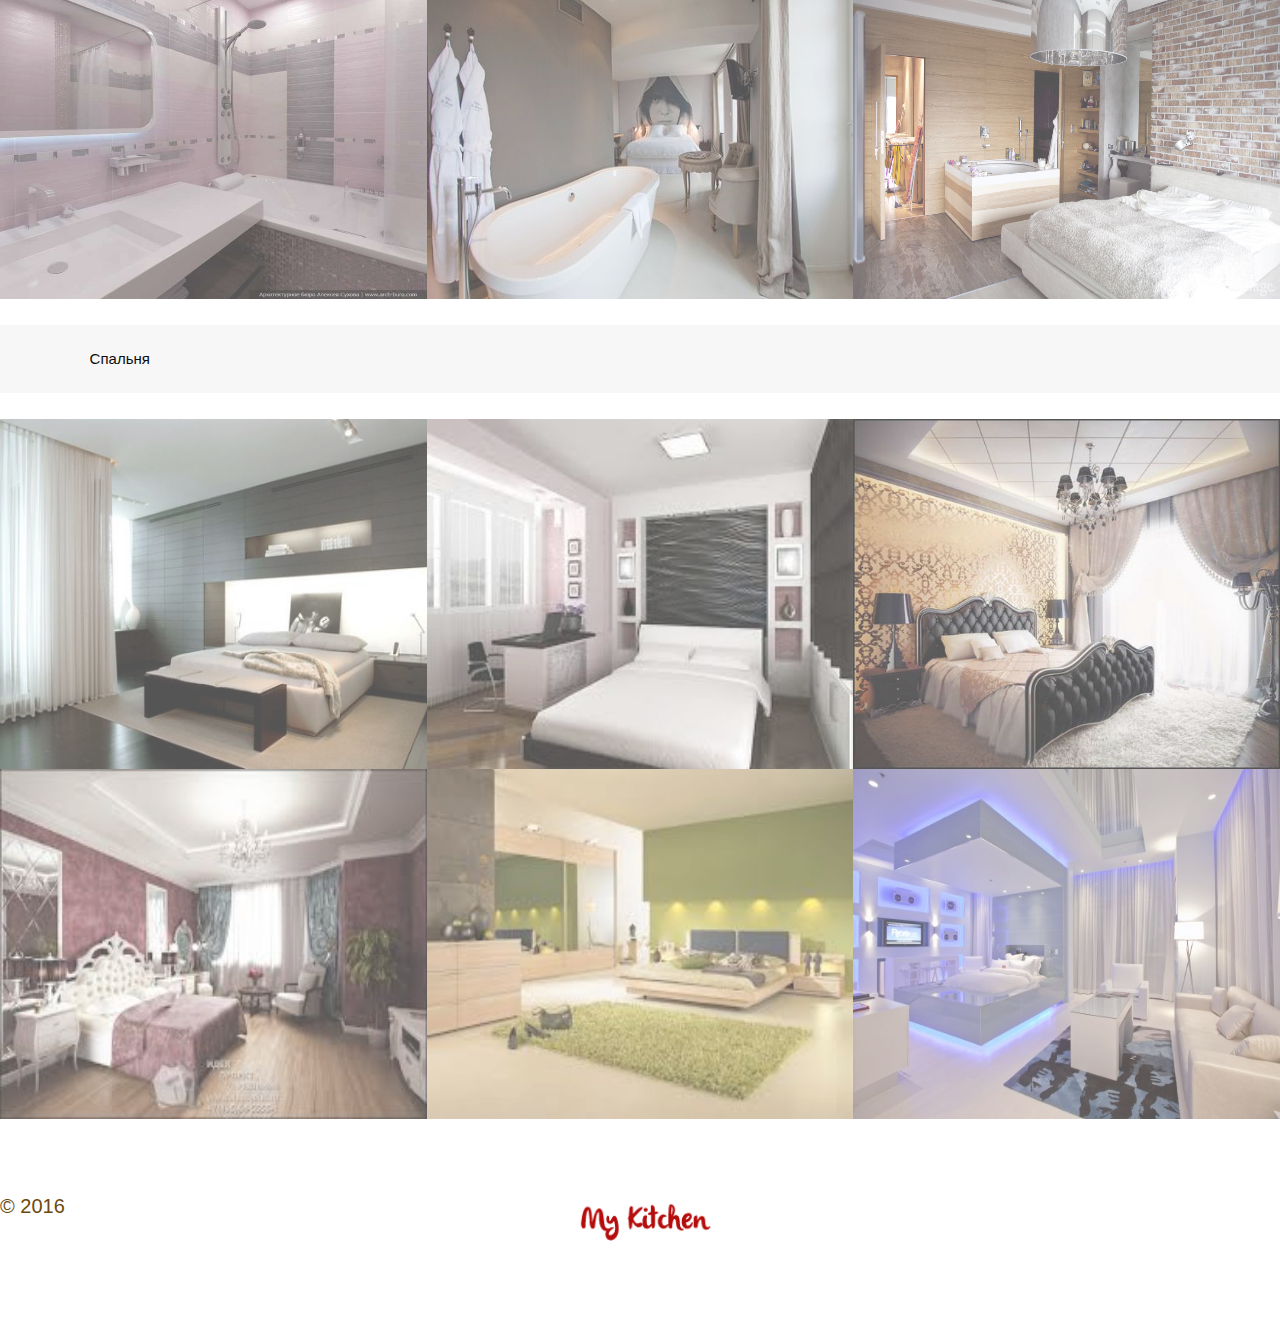
<file: work.html>
﻿<!DOCTYPE html>
<html lang="ru">
    <head>
        <title>Наши работы My Kitchen</title>
        <meta charset="utf-8">
		<meta name="viewport" content="width=device-width">
		<link rel="stylesheet" href="css/all.css" media="screen">
		<link rel="stylesheet" href="css/work.css" media="screen">
        <link rel="stylesheet" href="css/all.css">
        <link rel="stylesheet" href="css/work.css">
    </head>
    <body>
    <header>
           <ul>
                <li ><a href="index.html">СТУДИЯ МЕБЕЛИ <br>MY KITCHEN</a></li>
                <li><a href="index.html">ГЛАВНАЯ</a></li>
                <li><a href="about.html" >О НАС</a></li>
                <li><a  class="act1" href="work.html">НАШИ РАБОТЫ</a></li>
                <li><a href="contacts.html">КОНТАКТЫ</a></li>
                <li><a href="news.html">НОВОСТИ</a></li>
                <li><a href="buisness.html">СОТРУДНИЧЕСТВО</a></li>
                <li><a href="vacancy.html">ВАКАНСИИ</a></li>
                <li><a href="">СОЦ. СЕТИ</a>
					<nav>
						<a href="http://www.facebook.com" class="fb"></a>
						<a href="http://www.instagram.com" class="in"></a>
						<a href="http://www.twitter.com" class="tw"></a>a>
					</nav>
				</li>
            </ul>   
        </header>
		<aside>
			<div>
				<a href="#kuh">Кухня /</a>
				<a href="#gost">Гостиная /</a>
				<a href="#prih">Прихожая /</a>
				<a href="#van">Ванная /</a>
				<a href="#spal">Спальня</a>
			</div>
		</aside>
		<article>
			<div>
				<a name="kuh">Кухня</a>
				<div>
					<img src="images/kuh/1.jpg" alt="kuh"><!--
					--><img src="images/kuh/2.jpg" alt="kuh"><!--
					--><img src="images/kuh/3.jpg" alt="kuh"><!--
					--><img src="images/kuh/4.jpg" alt="kuh"><!--
					--><img src="images/kuh/5.jpg" alt="kuh"><!--
					--><img src="images/kuh/6.jpg" alt="kuh">
				</div>
			</div>
			<div>
				<a name="gost">Гостиная</a>
				<div>
					<img src="images/gost/1.jpg" alt="gos"><!--
					--><img src="images/gost/2.jpg" alt="gos"><!--
					--><img src="images/gost/3.jpg" alt="gos"><!--
					--><img src="images/gost/4.jpg" alt="gos"><!--
					--><img src="images/gost/5.jpg" alt="gos"><!--
					--><img src="images/gost/6.jpg" alt="gos">
				</div>
			</div>
			<div>
				<a name="prih">Прихожая</a>
				<div>
					<img src="images/prih/1.jpg" alt="prih"><!--
					--><img src="images/prih/2.jpg" alt="prih"><!--
					--><img src="images/prih/3.jpg" alt="prih"><!--
					--><img src="images/prih/4.jpg" alt="prih"><!--
					--><img src="images/prih/5.jpg" alt="prih"><!--
					--><img src="images/prih/6.jpg" alt="prih">
				</div>
			</div>
			<div>
				<a name="van">Ванная</a>
				<div>
					<img src="images/van/1.jpg" alt="van"><!--
					--><img src="images/van/2.jpg" alt="van"><!--
					--><img src="images/van/3.jpg" alt="van"><!--
					--><img src="images/van/4.jpg" alt="van"><!--
					--><img src="images/van/5.jpg" alt="van"><!--
					--><img src="images/van/6.jpg" alt="van">
				</div>
			</div>
			<div>
				<a name="spal">Спальня</a>
				<div>
					<img src="images/spal/1.jpg" alt="spal"><!--
					--><img src="images/spal/2.jpg" alt="spal"><!--
					--><img src="images/spal/3.jpg" alt="spal"><!--
					--><img src="images/spal/4.jpg" alt="spal"><!--
					--><img src="images/spal/5.jpg" alt="spal"><!--
					--><img src="images/spal/6.jpg" alt="spal">
				</div>
			</div>
		</article>
        <footer>
			<div class="foot1">&copy 2016</div>
			<div><img src="images/logo.png" alt="logo"></div>
		</footer>
    </body>
</html>
</file>
<file: css/all.css>
body {
	margin: 0 auto;
    width: 100%;
	font-family: Calibri, sans-serif;
	font-size: 20px;
	min-width: 600px;
	max-width: 1280px;

}

header {
	height: 10%;
	width:100%;
	position: absolute;
	z-index:3;
	background: rgba(255,255,255,0);
	top: 1.5%;

}

ul { 
	width:100%;
	margin: 0;
	padding: 0;
				
}

li {
	list-style: none;
    display:inline-block;
    width:10.7%;
	font:  white Compact  ;
	font-size: 13px;
	text-align:center;

}

header li nav{
	position: absolute;
	display: none;
	margin: -1% 2%;
}

nav a.fb,
nav a.tw,
nav a.in {
	height: 24px;
	width: 24px;
	background: url(../images/1.jpg) rgba(0,0,255,0.5) ;
	margin-top: 0.5% ;
	display: inline-block;

}

nav a.fb {
	background: url(../images/icon.png) 0 0 ;
}

nav a.tw {
	background: url(../images/icon.png) 25px 0 ;
}

nav a.in {
	background: url(../images/icon.png) 49px 0 ;
}

li:last-child:hover nav,
li:last-child:hover a[href=""] {
	display: block;
	color: rgba(255,255,255,0);
}

a {
	color: black;
}

header a {
	text-decoration:none;
	color: white;
}

li a:hover {
	color: rgb(179,0,0);
}

a.act1 {
	color: rgb(179,0,0);
	font-size: 16px;
}

div.act1 img,
footer div img {
	width: 140px;
	height:50px;
}

aside p a ,
footer div{
	color: rgb(102,63,2);
}

footer {
	position: relative;
	clear:both;
}

main {
	clear:both;
}

main:after {
	content: "";
    display: table;
    clear: both;
}

aside,footer {

	clear:both;
}


aside:after {
	
	content: "";
    display: table;
    clear: both;
}

footer:after {
	content: "";
    display: table;
    clear: both;
}

footer {
	display:block;
	margin: 6% auto;

}

footer div {
	width: 45%;
	float:left;
}


@media all and (max-width: 640px) {
	header {
		width: 50%;
	}
	header ul {
		width: 50px;
		height: 50px;
		background: #aaa;
		margin: 1% 0 0 7%;		
	}
	header ul li{
		display: none;
	}
	
	footer div{
		width: 100%;		
	}
	footer div img{
	margin: 0 40% 0 40%;
	}
	aside div p {
		clear: both;
	}
	
	aside div img:first-child {
		display: none;
	}
}

@media all and (max-width: 1024px) {
		li {
	list-style: none;
    display:inline-block;
    width:24.5%;
	font:  white Compact  ;
	font-size: 13px;
	text-align:center;

}
li:first-child {
	display: none;
}
}
</file>
<file: css/onas.css>
﻿body {
	background: #fff;
	opacity: 0.95;
}

header {
	max-width: 1280px;
	min-width: 1000px;
}

header ul li a {
	color: #000;
}

main {

	margin-top: 7%;
	background: rgba(5, 1, 5, 0.03);
}

ul {
	margin: 0;
	padding: 0;
}

main div {
	display:block;
	float:left;
	width: 38%;
	margin:  4% 5% 4% 7%;
	color: rgb(0,0,0);
	white-space: pre;
	font-size: 13px;
}

 aside div img {
	 width: 33.33%;
	 float: left;
	 height: 300px;
	 opacity: 0.7;
 }
 
 aside div p {
	 padding: 2%;
	 text-indent: 20pt;
	 font-size: 14px;
	 font-family: "Arial Unicode MC", Calibri;
 }
 
  aside div img.news {
 	 margin-bottom: 3%;
  }

 .dir {
	 height: 600px;
	 float: right;
 }
 
 aside div img:hover {
	 opacity: 1.0;
 }
 
 @media all and (max-width: 1024px) {
	 header {
		 min-width: 0;
		 position: relative;
	 }
	 main{
		 margin: 0;
	 }
	 aside:{ 
	 display: none;
	 }
 }
 
 @media all and (max-width: 640px) {
	 header {
		 min-width: 0;
	 }
	header ul {
	width: 10%;
	width: 50px;
	height: 50px;
	background: #aaa;
	margin: 1% 0 0 7%;		
	}
	
	header ul li{
	display: none;
	}
	
	footer div{
	width: 100%;		
	}
	
	footer div img{
	margin: 0 35% 0 35%;
	}
	
	aside div p {
	max-width: 100%;
	}

	
	main div:first-child img {
		display: block;
	}
	
	main div:last-child ul{
		margin: 0 auto;
	}
	
	main div:last-child li {
		display: block;
		margin: 0 auto;
	}
	
	main div {
	width: 88%;	
	text-align: left;
	white-space: normal;
	}
	
	aside div img {
	width: 50%;
	}

	aside div img:last-child {
		display: none;
	}
	}
	
	@media all and (max-width: 641px) {
	 article div div img {
		 width: 100%;
	 }
</file>
<file: css/contact.css>
body {
	background: #fff;
	opacity: 0.95;
	color: black;
	min-width: 1000px;
}

header {
	max-width: 1280px;
	min-width: 1000px;
}

header ul li a{
	color: #000;
}

main {
	position :relative;
	margin-top: 7%;
	background: rgba(5, 1, 5, 0.03);
	display: block;
	clear:both;
}


main:after {
	content: "";
    display: table;
    clear: both;
}

main div {
	display:block;
	float:left;
	width:38%;
	margin:  4% 5% 1% 7%;
	color: rgb(0,0,0);
	white-space: pre;
	font-size: 13px;

	
}

main div img {
	width: 60%;
	height: 40%;
	margin: 2% 40% 2% 0;
}

aside {
	display: block;
	position: relative;
	font-size: 15px;
}



aside div {
	width: 100%;
	opacity:1;
	clear:both;
}

aside div img {
	width:100%;
}


aside div:after {
	content: "";
    display: table;
    clear: both;
}

textarea, 
input[type="text"] {
	width:100%;
	background: transparent;
	border: none;
}

input[type="button"]{
	color: rgba(0,0,0,0.8);
	width:100%;
	text-align: center;
	background: transparent;
	border: none;
	color: rgb(179,0,0);
	font-size: 14px;
}
@media all and (max-width: 1024px) {
	body {
	min-width: 300px;
	width: 100%;
	 
	}
	
	
	header {
	margin: 0;
	position: relative;
	padding: 0.4% 0 0 0;
	min-width: 0;
	min-width: 0;
	}
	div,
	div strong,
	div b {
		text-align: center;
	}
	li {
	list-style: none;
    display:inline-block;
    width:24.5%;
	font:  white Compact  ;
	font-size: 13px;
	text-align:center;

}
li:first-child {
	display: none;
}
main {
	margin-top: 3%;
}

main div {
	width: 98%;
	margin: 1%;
}
aside {
	display: none;
}

}



@media all and (max-width: 640px) {
	body {

		width: 100%;
	}
	header,ul {
	width: 100%;
	margin: 0;

	padding: 0.4% 0 0 0;

}
	main {
		margin: 0;
	}

	main div {
		width: 96%;
		margin:2%;
			
}
	input[type="button"]{
	text-align: left;
}
	aside  {
	display: none;
}	
}
</file>
<file: css/job.css>
header ul li a{
	color: black;
}

body {
	background-color: #fff;
	opacity: 0.95;
	color: black;
}
header {
	max-width: 1280px;
}

main {
	position :relative;
	margin-top: 7%;
	background: rgba(5, 1, 5, 0.03);
	display: block;
	clear:both;
	width: 100%;
}


main:after {
	content: "";
    display: table;
    clear: both;
}

main div {
	display:block;
	float:left;
	width:38%;
	margin:  4% 5% 4% 7%;
	color: rgb(25,25,25);
	white-space: pre;
	font-size: 13px;
	
}

aside div img{
	width: 100%;
	opacity:.9;
	height: 1000px;
}

@media all and (max-width: 1024px) {
header {
	margin: 0;
	position: relative;
	padding: 0.4% 0 0 0;
	}
	
div,
div strong,
div b {
	text-align: center;
	}
	
	
		main div {
		width: 93%;
		margin:0;
		margin-left: 7%;
		
}
li {
	list-style: none;
    display:inline-block;
    width:24.5%;
	font:  white Compact  ;
	font-size: 13px;
	text-align:center;

}
li:first-child {
	display: none;
}
main {
	margin-top: 0;
}
aside {
	display: none;
}
}
	

@media all and (max-width: 640px) {
	header {
	min-width: 320px;
	}
	
	main div {
		width: 93%;
		margin:0;
		margin-left: 7%;
		
}


}
</file>
<file: css/work.css>
﻿body {
	background: #fff;
	opacity: 0.95;
	min-width: 1000px;
}

header {
	max-width: 1280px;
	min-width: 1000px;
}

header ul li a{
	color: #000;
}

aside {
	margin-top: 7%;
	background: rgba(5, 1, 5, 0.03);
}

aside div {
	text-align: right;
}

aside a  {
	display:inline-block;
	margin:  8% 0.5% 1% 0.5%;
	color: rgb(0,0,0);
	font-size: 15px;
}



article p {
	padding: 1% 0 0% 5%; 
}

article div {
	font-size:0;
}

article div a {
	font-size: 15px;
	margin-top: 2%;
	padding: 2% 70% 2% 7%;
	display:block;
	background: rgba(5, 1, 5, 0.03);
	margin-bottom:2%;
}



article div img {
	margin:0;
	padding:0;
	display: inline-block;
	width: 33.33%;
	height: 350px;
	opacity:0.7;
}
article div img:hover {
		opacity:1.0;
} 

@media all and (max-width: 640px) {
	main div {
		width: 100%;
}
	input[type="button"]{
	text-align: left;
}
aside div  {
	text-align: left;
	margin-left:7%;
	top:0;
	}
	header,
	aside {
		margin-top:0;
	}
	
article div div  img {
	width: 60%;
	margin: 0 20% 5% 20%;
}
}
</file>
